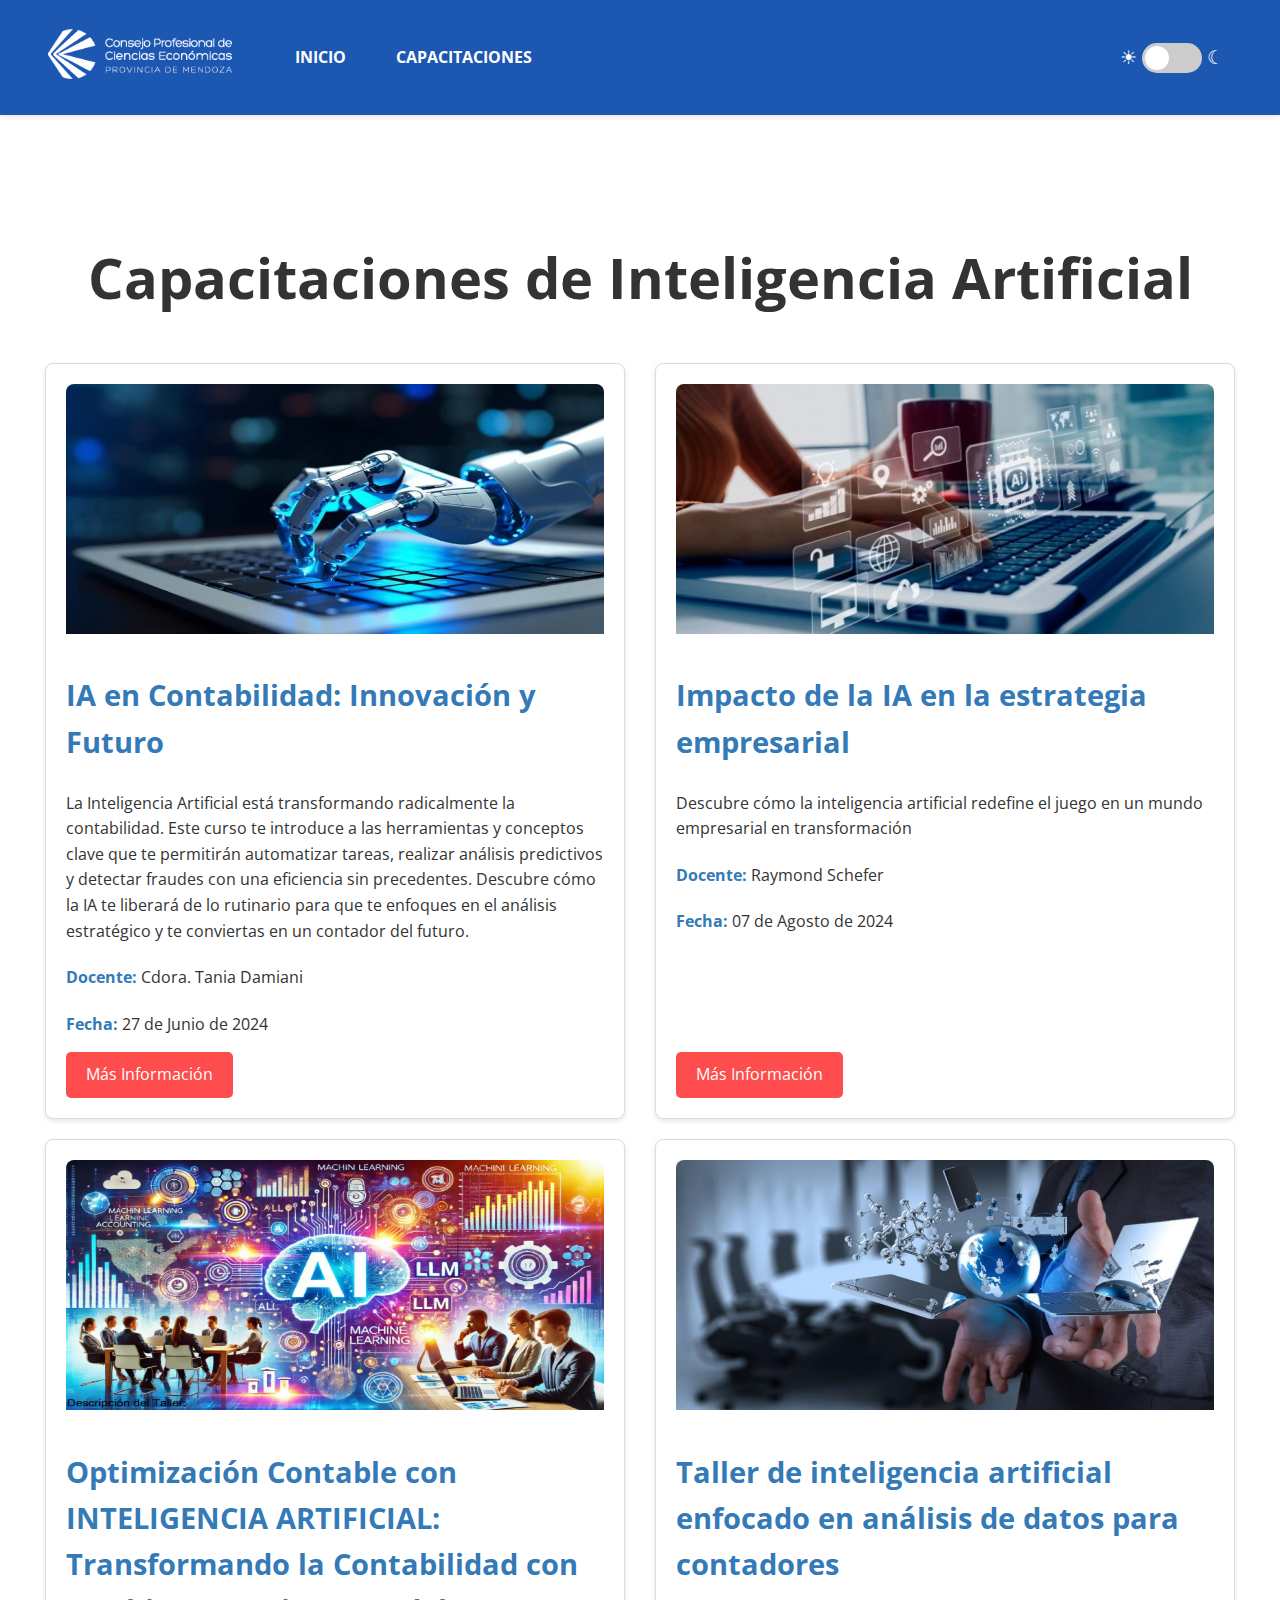
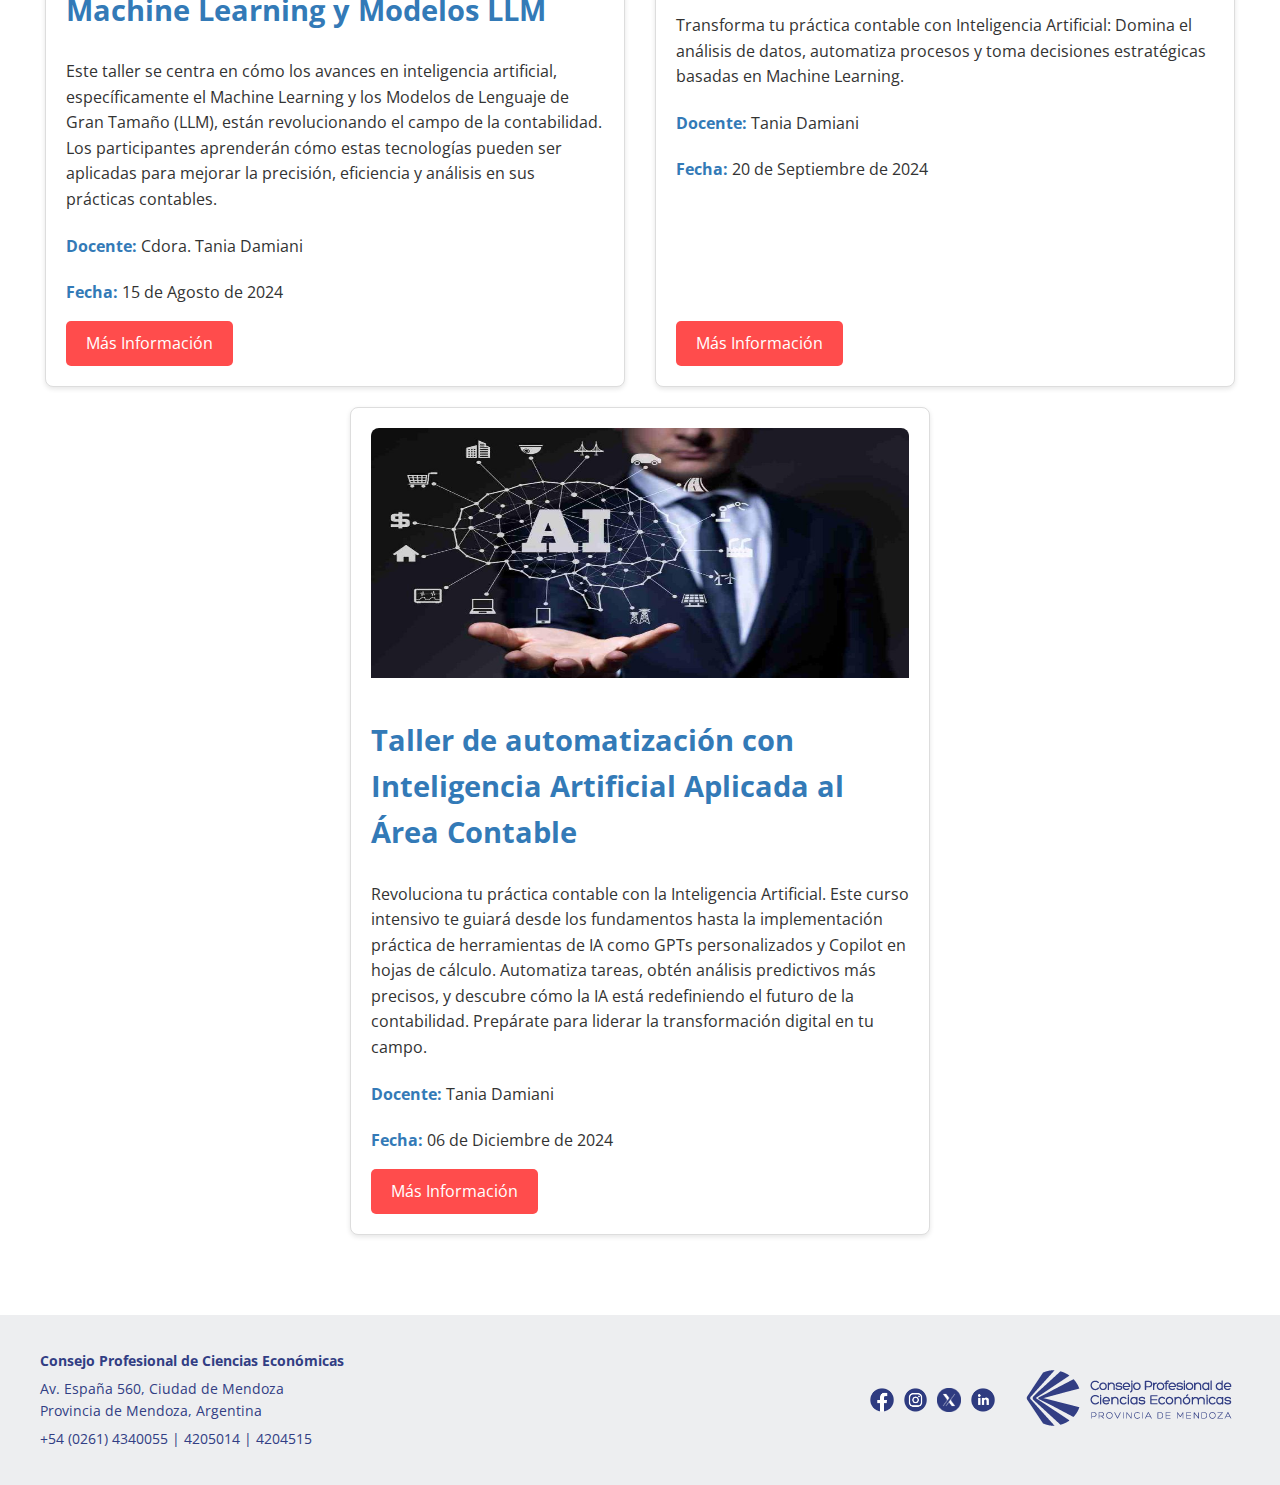
<file: capacitaciones.html>
<!DOCTYPE html>
<html lang="es">
<head>
    <meta charset="UTF-8">
    <meta name="description" content="Portal de capacitaciones del Consejo Profesional de Ciencias Económicas de Mendoza. Cursos de Inteligencia Artificial y más.">
    <meta name="viewport" content="width=device-width, initial-scale=1.0">
    <title>Compendio de Cursos de IA</title>
    <link rel="stylesheet" href="stylescap.css">
    <link rel="icon" href="favicon_io/favicon-16x16.png" type="image/x-icon">
    <link href="https://fonts.googleapis.com/css2?family=Open+Sans:wght@400;600;700&display=swap" rel="stylesheet">
</head>
<body>
    <header>
        <div class="container">
            <div class="logo">
                <a href="https://cpcemza.org.ar/" target="_blank" rel="noopener noreferrer">
                    <img src="favicon_io/logotransp.png" alt="CPCE Logo" class="header-logo">
                </a>
            </div>
            <nav>
                <ul>
                    <li><a href="index.html">Inicio</a></li>
                    <li><a href="capacitaciones.html">Capacitaciones</a></li>
                </ul>
            </nav>
            <div class="dark-mode-toggle" id="darkModeToggle">
              
              <span class="toggle-icon toggle-icon-moon">☀︎</span>
                <input type="checkbox" class="checkbox" id="toggleCheckbox" />
                <label for="toggleCheckbox" class="slider"></label>
                <span class="toggle-icon toggle-icon-sun">☾</span>
              
            </div>
        </div>
    </header>

    <main class="container">
      <section>
        <h1>Capacitaciones de Inteligencia Artificial</h1>

        <div class="curso-container">
          <div class="curso">
            <img
              src="img/IAenContabilidad-Innovación y Futuro.jpg"
              alt="Imagen Curso Introducción a la IA"
              class=" curso-imagen-container"
            />
            <h2>IA en Contabilidad: Innovación y Futuro</h2>
            <p>
              La Inteligencia Artificial está transformando radicalmente la contabilidad. Este curso te introduce a las herramientas y conceptos clave que te permitirán automatizar tareas, realizar análisis predictivos y detectar fraudes con una eficiencia sin precedentes. Descubre cómo la IA te liberará de lo rutinario para que te enfoques en el análisis estratégico y te conviertas en un contador del futuro.
            </p>
            <p><strong>Docente:</strong> Cdora. Tania Damiani</p>
            <p><strong>Fecha:</strong> 27 de Junio de 2024</p>
            <a
              href="https://micuenta.cpcemza.org.ar/capacitacion_.php?ID=465"
              class="btn"
              >Más Información</a
            >
          </div>

          <div class="curso">
            <img
              src="img/Impacto de la IA en la estrategia empresarial.jpg"
              alt="Imagen Impacto de la IA"
              class=" curso-imagen-container"
            />
            <h2>Impacto de la IA en la estrategia empresarial</h2>
            <p>
              Descubre cómo la inteligencia artificial redefine el juego en un
              mundo empresarial en transformación
            </p>
            <p><strong>Docente:</strong> Raymond Schefer</p>
            <p><strong>Fecha:</strong> 07 de Agosto de 2024</p>
            <a
              href="https://micuenta.cpcemza.org.ar/capacitacion_.php?ID=479"
              class="btn"
              >Más Información</a
            >
          </div>

          <div class="curso">
            <img
              src="img/Optimización Contable con INTELIGENCIA.png"
              alt="Imagen Optimización Contable con INTELIGENCIA"
              class=" curso-imagen-container"
            />
            <h2>
              Optimización Contable con INTELIGENCIA ARTIFICIAL: Transformando
              la Contabilidad con Machine Learning y Modelos LLM
            </h2>
            <p>
              Este taller se centra en cómo los avances en inteligencia
              artificial, específicamente el Machine Learning y los Modelos de
              Lenguaje de Gran Tamaño (LLM), están revolucionando el campo de la
              contabilidad. Los participantes aprenderán cómo estas tecnologías
              pueden ser aplicadas para mejorar la precisión, eficiencia y
              análisis en sus prácticas contables.
            </p>
            <p><strong>Docente:</strong> Cdora. Tania Damiani</p>
            <p><strong>Fecha:</strong> 15 de Agosto de 2024</p>
            <a
              href="https://micuenta.cpcemza.org.ar/capacitacion_.php?ID=482"
              class="btn"
              >Más Información</a
            >
          </div>

          <div class="curso">
            <img
              src="img/Taller de inteligencia artificial enfocado en análisis de datos para contadores.jpg"
              alt="Imagen inteligencia artificial enfocado en análisis de datos"
              class=" curso-imagen-container"
            />
            <h2>Taller de inteligencia artificial enfocado en análisis de datos para contadores</h2>
            <p>
              Transforma tu práctica contable con Inteligencia Artificial: Domina el análisis de datos, automatiza procesos y toma decisiones estratégicas basadas en Machine Learning.
            </p>
            <p><strong>Docente:</strong> Tania Damiani</p>
            <p><strong>Fecha:</strong> 20 de Septiembre de 2024</p>
            <a
              href="https://micuenta.cpcemza.org.ar/capacitacion_.php?ID=494"
              class="btn"
              >Más Información</a
            >
          </div>

          <div class="curso">
            <img
              src="img/Taller de automatización con Inteligencia Artificial Aplicada al Área Contable.jpg"
              alt="Imagen automatización con Inteligencia Artificial"
              class=" curso-imagen-container"
            />
            <h2>Taller de automatización con Inteligencia Artificial Aplicada al Área Contable</h2>
            <p>
              Revoluciona tu práctica contable con la Inteligencia Artificial. Este curso intensivo te guiará desde los fundamentos hasta la implementación práctica de herramientas de IA como GPTs personalizados y Copilot en hojas de cálculo. Automatiza tareas, obtén análisis predictivos más precisos, y descubre cómo la IA está redefiniendo el futuro de la contabilidad. Prepárate para liderar la transformación digital en tu campo.
            </p>
            <p><strong>Docente:</strong> Tania Damiani</p>
            <p><strong>Fecha:</strong> 06 de Diciembre de 2024</p>
            <a
              href="https://micuenta.cpcemza.org.ar/capacitacion_.php?ID=479"
              class="btn"
              >Más Información</a
            >
          </div>
        </div>
      </section>
    </main>
  </body>
  
  <footer>
    <div class="container">
        <div class="footer-content">
            <div class="footer-info">
                <p><b>Consejo Profesional de Ciencias Económicas</b></p>
                <p>Av. España 560, Ciudad de Mendoza<br>Provincia de Mendoza, Argentina</p>
                <p>+54 (0261) 4340055 | 4205014 | 4204515</p>
            </div>
            <div class="footer-social">
                <a href="https://www.facebook.com/CPCEMZA" target="_blank" rel="noopener noreferrer">
                    <img src="img/icon_fb.png" alt="Facebook" class="footer-icon">
                </a>
                <a href="https://www.instagram.com/cpcemendoza" target="_blank" rel="noopener noreferrer">
                    <img src="img/icon_in.png" alt="Instagram" class="footer-icon">
                </a>
                <a href="https://twitter.com/cpcemza" target="_blank" rel="noopener noreferrer">
                    <img src="img/icon_tw.png" alt="Twitter" class="footer-icon">
                </a>
                <a href="https://www.linkedin.com/in/consejo-profesional-de-ciencias-econ%C3%B3micas-mendoza-b15020175" target="_blank" rel="noopener noreferrer">
                    <img src="img/icon_li.png" alt="Linkedin" class="footer-icon">
                </a>
            </div>

            <div class="footer-logo">
              <picture>
                  <img src="img/logofooter.png" data-light="img/logofooter.png" data-dark="img/logofooterblanco.png" alt="Logo consejo" class="footerlogo">
              </picture>
          </div>
        </div>
    </div>
</footer>
<script src="script.js"></script>
</html>
</file>
<file: stylescap.css>
/* styles.css */

/* --- Reset y Estilos Generales --- */

body {
    font-family: 'Open Sans', sans-serif;
    margin: 0;
    padding: 0;
    line-height: 1.6;
    color: #333;  /* Color de texto principal (modo claro) */
    background-color: #fff; /* Fondo blanco (modo claro) */
    transition: background-color 0.3s ease, color 0.3s ease; /* Transición suave */
}

/* --- Contenedor Principal --- */

.container {
    max-width: 1200px;
    margin: 0 auto;
    padding: 0 20px;
}

/* --- Encabezado (Header) --- */

header {
    background-color: #1c57b1; /* Azul del CPCE */
    color: #fff;
    padding: 20px 0;
    box-shadow: 0 2px 5px rgba(0, 0, 0, 0.1);
    position: relative;  /* Para el botón de modo oscuro */
    z-index: 100;      /* Para que esté por encima de todo */
    transition: background-color 0.3s ease; /* Transición para modo oscuro */
}

header .container {
    display: flex;
    justify-content: space-between;
    align-items: center;
}

.logo {
    flex: 0 0 auto;  /* No crece ni se encoge, tamaño fijo */
    margin-right: 20px; /* Espacio a la derecha del logo */
}

.header-logo {
    max-width: 200px; /* Tamaño máximo del logo */
    height: auto;     /* Mantiene la proporción */
}

nav ul {
    list-style: none;
    padding: 0;
    margin: 0;
    display: flex;
    flex-wrap: wrap; /* Permite que los elementos del menú se ajusten */
}

nav ul li {
    margin-left: 20px;
}

nav a {
    color: #fff;
    text-decoration: none;
    font-weight: bold;
    text-transform: uppercase;
    transition: color 0.3s ease, border-bottom 0.3s ease; /* Transiciones */
    padding: 10px 15px;
    display: inline-block;
}

nav a:hover {
    color: #48b8d0; 

}

/* --- Botón de Modo Oscuro --- */

.dark-mode-toggle {
    margin-left: auto;   /* Empuja el botón a la derecha */
    margin-right: 1rem; /*Un poco de margen*/
    display: inline-flex; /* Usamos flexbox para alinear los elementos */
    align-items: center;
    gap: 5px;           /* Espacio entre los iconos y el slider */
}

.checkbox {
    display: none; /* Oculta el checkbox real */
}

.slider {
    position: relative;
    cursor: pointer;
    width: 60px;
    height: 30px;
    background-color: #ccc;  /* Gris claro (apagado) */
    transition: background-color 0.4s ease;
    border-radius: 30px;     /* Bordes redondeados */
    display: inline-block; /*Para que ocupe solo el espacio necesario*/
}

.slider::before {
    content: "";
    position: absolute;
    height: 24px;
    width: 24px;
    left: 3px;
    bottom: 3px;
    background-color: white; /* Círculo blanco (modo claro) */
    transition: transform 0.4s ease, background-color 0.4s ease;
    border-radius: 50%;
}

/* Estilos cuando el checkbox está "checked" (modo oscuro activado) */
.checkbox:checked + .slider {
    background-color: #444; /* Gris oscuro (encendido) */
}

.checkbox:checked + .slider::before {
    transform: translateX(30px); /* Mueve el círculo */
    background-color: #000;    /* Círculo negro */
}

/* Iconos (sol y luna) */
.toggle-icon {
    color: #ffffff; /* Color de los iconos */
    font-size: 1.2rem;
    user-select: none; /* Evita que se seleccionen los iconos */
    transition: color 0.3s ease; /* Transición suave */
}
/* --- Secciones --- */

section {
    padding: 80px 0;
}

/* --- Títulos --- */
h1 {
    font-size: 3.5em;
    margin-bottom: 40px;
    text-align: center;
    color: #333;
    font-weight: 700;
    transition: color 0.3s ease;
}

h2 {
    font-size: 2.5em;
    margin-bottom: 20px;
    color: #333;
    font-weight: 700;
    transition: color 0.3s ease;
}

h3 {
    font-size: 1.8em;
    margin-bottom: 10px;
    color: #333;
    font-weight: 600;
    transition: color 0.3s ease;
}
/* --- Tarjetas de Curso --- */

.curso-container {
    display: flex;
    flex-wrap: wrap;
    justify-content: space-around;
    gap: 20px;
}

.curso {
    width: calc(50% - 20px);
    box-sizing: border-box;
    border: 1px solid #ddd;
    padding: 20px;
    border-radius: 8px;
    box-shadow: 0 2px 5px rgba(0, 0, 0, 0.1);
    background-color: #fff;
    transition: transform 0.3s ease, box-shadow 0.3s ease;
    display: flex;          /* Añadido: Hacemos .curso un contenedor flex */
    flex-direction: column; /* Añadido: Apilamos los elementos verticalmente */
}

.curso:hover {
    transform: translateY(-5px);
    box-shadow: 0 4px 10px rgba(0, 0, 0, 0.2);
}

/*  USANDO UN CONTENEDOR INTERMEDIO (Recomendado) */
.curso-imagen-container { /* Nuevo contenedor */
    width: 100%;
    height: 250px; /* O la altura que desees, consistente */
    overflow: hidden; /* ¡Importante! Recorta lo que sobresalga */
    border-radius: 8px 8px 0 0; /* Bordes redondeados */
    margin-bottom: 15px; /* Espacio entre la imagen y el título */
}

.curso-imagen {
    width: 100%;
    height: 100%;   /* La imagen ocupa todo el contenedor */
    object-fit: cover; /* Cubre todo el contenedor, manteniendo proporción */
    object-position: center; /* Centra la imagen */
    max-width: 100%;  /* Buena práctica */
    display: block;     /* Elimina espacio debajo de la imagen */
}

.curso h2 {
    font-size: 1.8em;
    margin-bottom: 10px;
    color: #337ab7;
    text-align: left;
}

.curso p {
    margin-bottom: 5px;
    text-align: left;
}

.curso p:last-of-type {
    margin-bottom: 15px;
}

.curso p strong {
    color: #337ab7;
}

.curso .btn {
    margin-top: auto;  /*  Empuja el botón hacia abajo */
    align-self: flex-start; /* Alinea el botón a la izquierda */
}
.curso .video-container{
    margin-top: auto;
}

/* --- Estilos de los videos --- */
.video-container {
    position: relative;
    padding-bottom: 56.25%; /* Proporción 16:9 para el video */
    height: 0;
    overflow: hidden;
    margin-bottom: 20px;
}

.video-container iframe {
    position: absolute;
    top: 0;
    left: 0;
    width: 100%;
    height: 100%;
}

/* --- Estilos de los botones --- */
/* Usamos variables CSS para los colores del botón */
:root {
  --boton-color: #ff4c4c;
  --boton-hover-color: #ff0707; /* Color más oscuro para el hover */
--boton-secundario-color: transparent;
--boton-secundario-hover-color: #f0f0f0;
}


.btn {
    background-color: var(--boton-color);
    color: #ffffff;
    padding: 10px 20px;
    border: none;
    border-radius: 5px;
    cursor: pointer;
    text-decoration: none; /* Quita el subrayado si es un enlace */
    display: inline-block; /* Permite ajustar el padding */
    transition: background-color 0.3s ease;
}

.btn:hover {
    background-color: var(--boton-hover-color);
}
.btn-secundario {
    background-color: var(--boton-secundario-color);
    color: #fff;
    border: 2px solid #fff;
    padding: 10px 23px;
}
   .btn-secundario:hover {
        background-color: var(--boton-secundario-hover-color);
        color: #000; /* Texto negro al hacer hover */
        border-color: var(--boton-secundario-hover-color); /*Mantenemos el borde*/
}

/* --- Estilos del pie de página --- */
footer {
    background-color: #edeef0;
    padding: 30px 0;
    color: #323e84;
    font-size: 14px;
}

.footer-content {
    display: flex;
    justify-content: space-between;
    align-items: center;
    flex-wrap: wrap;
}

.footer-info {
    flex: 1 1 300px;
    margin-right: 20px;
     text-align: left;
}

.footer-info p {
    margin: 5px 0;
}

.footer-social {
    flex: 0 0 auto;
    margin-right: 20px;
    display: flex;
    align-items: center;
}

.footer-icon {
    height: 24px;
    margin: 0 5px;
    vertical-align: middle;
}
.footer-logo{
    display: flex;
    justify-content: end;
}

.logofooter {
    max-width: 220px;
}
/* --- Hero Section (index.html) --- */

.hero {
    background-image: url('img/IA_bienvenida.png');  /* Imagen de fondo */
    background-size: cover;
    background-position: center;
    background-repeat: no-repeat;
    position: relative; /* Necesario para el pseudo-elemento */
    width: 100%;      /* Ocupa todo el ancho */
    /*  Opcional: Si quieres una altura mínima: */
     min-height: 500px; /* O la altura que necesites */
    transition: background-color 0.3s ease;
}

/*  Pseudo-elemento para la sombra y el degradado  */
.hero::before {
    content: '';
    position: absolute;
    top: 0;
    left: 0;
    width: 100%;
    height: 100%;
   background: linear-gradient(to bottom, rgba(0, 78, 161, 0.8) 0%, rgba(0, 78, 161, 0) 40%, rgba(0, 78, 161, 0.8) 100%); /* Degradado de azul transparente a transparente */
    box-shadow: inset 0px 0px 80px rgba(0, 0, 0, 0.5);  /*Sombra*/
    z-index: 1;
    border-radius: inherit;
}
.hero-content {
    position: relative;
    z-index: 2;
    padding: 100px 20px;
    text-align: center;
	  color: white; /* Color del texto */
}

.hero h1 {
  font-size: 4em;
  margin-bottom: 30px;
	color: #fff; /* Color del texto */
}

.hero p {
  font-size: 1.5em;
  margin-bottom: 50px;
	color: #fff; /* Color del texto */
}
/* Estilos del distintivo */
.hero .certificacion {
    background-color: #bb86fc; /* Color morado */
    color: white;
    padding: 5px 10px;
    border-radius: 5px;
    display: inline-block;
    margin-bottom: 1rem;
    font-size: 0.9em;
    font-weight: 600;
}

/* Estilos de las etiquetas */
.hero .etiquetas {
    margin-bottom: 1.5rem;
}

.hero .etiqueta {
    background-color: rgba(255, 255, 255, 0.2); /* Fondo semitransparente */
    color: white;
    padding: 5px 10px;
    border-radius: 3px;
    display: inline-block;
    margin-right: 10px;
    font-size: 0.8em;
}

.hero .btn {
  margin-bottom: 25px;
}
/* --- Info Section (index.html) --- */

.info {
 padding: 80px 0;
 text-align: center;
 position: relative;
 z-index: 1;
}

.info h2 {
 font-size: 2.5em;
 margin-bottom: 50px;
 color: #333;
}

.info-grid {
 display: grid;
 grid-template-columns: repeat(auto-fit, minmax(280px, 1fr));
 gap: 40px;
}

.info-item {
 padding: 30px;
 border: 1px solid #eee;
border-radius: 12px;
 box-shadow: 0 2px 5px rgba(0, 0, 0, 0.05);
transition: transform 0.3s ease, box-shadow 0.3s ease, background-color 0.3s ease, border-color 0.3s ease;
}

.info-item:hover {
transform: translateY(-5px);
box-shadow: 0 6px 15px rgba(0, 0, 0, 0.15);
}

.info-icon {
    width: 60px;  /* O el tamaño que prefieras */
    height: auto;
    margin-bottom: 20px;
}

/* --- Contacto Rápido (index.html) --- */

.contacto-rapido {
padding: 50px 0;
text-align: center;
background-color: #f5f5f5;
border-top: 1px solid #eee;
position: relative;
z-index: 50;
transition: background-color 0.3s ease, border-top-color 0.3s ease;
}

.contacto-rapido h2 {
font-size: 2em;
margin-bottom: 20px;
color: #333;
}

.contacto-rapido p {
margin-bottom: 10px;
}

/* --- Modo Oscuro --- */

/* --- Modo Oscuro --- */

/* Estilos generales para modo oscuro (preferencia del sistema) */
@media (prefers-color-scheme: dark) {
    body {
        background-color: #121212;
        color: #eee;
    }

    header {
        background-color: #1c57b1;
    }

    h1, h2, .curso h2, h3, strong {
        color: #fff;
    }

    .curso p strong {
        color: #fff;
    }

    a {
        color: #80c4de;
    }

    nav a {
        color: #fff; /* Color del texto en el modo oscuro */
    }

    nav a:hover {
        color: #48b8d0;
        border-bottom-color: #48b8d0;
    }

    .curso, .info-item {
        background-color: #1f1f1f;
        border-color: #444;
        box-shadow: 0 2px 5px rgba(255, 255, 255, 0.1);
    }
    .curso:hover,
    .info-item:hover {
       box-shadow: 0 6px 15px rgba(255, 255, 255, 0.15);
    }

    .contacto-rapido {
        background-color: #1A1A1A;
        border-top-color: #444;
    }

     footer{
        background-color: #1A1A1A;
         color: #fff;
    }
    /*Modo oscuro: Hero Section*/
    .hero::before{
      background: linear-gradient(to bottom, rgba(0, 0, 0, 0.8) 0%, rgba(0, 0, 0, 0) 40%, rgba(0, 0, 0, 0.8) 100%);
      box-shadow: inset 0px 0px 80px rgba(0, 0, 0, 0.7); /* Sombra más intensa en modo oscuro */
    }
    .hero .etiqueta{
      background-color: rgba(0, 0, 0, 0.2);
    }

    /* Estilos del slider para modo oscuro (preferencia del sistema) */
    .slider {
        background-color: #666;  /* Gris medio (apagado) */
    }
    .slider::before {
        background-color: #fff; /* Círculo blanco (modo claro) */
    }
      .checkbox:checked + .slider {
        background-color: #444;
    }

    .checkbox:checked + .slider::before {
        background-color: #000;   /* Círculo negro (modo oscuro activo) */
    }
      .toggle-icon-moon {
     color: #ffffff;
    }
     .toggle-icon-sun{
      color:#ffffff;
    }
}

/* --- Modo Oscuro (Anulación Manual - botón) --- */
/* Estilos generales para modo oscuro (preferencia del sistema y manual) */
body.dark-mode {
    background-color: #121212;
    color: #eee;
}

body.dark-mode header{
  background-color: #1c57b1;
}
body.dark-mode h1,
body.dark-mode h2,
body.dark-mode .curso h2,
body.dark-mode h3,
body.dark-mode strong {
    color: #fff;
}

body.dark-mode .curso p strong{
   color: #fff;
}

body.dark-mode a {
    color: #ffffff;
}

body.dark-mode nav a {
     color: #fff; /* Color del texto en el modo oscuro */
}

body.dark-mode nav a:hover
{
    color: #48b8d0;

}

body.dark-mode .curso,
body.dark-mode .info-item {
    background-color: #1f1f1f;
    border-color: #444;
    box-shadow: 0 2px 5px rgba(255, 255, 255, 0.1);
}

body.dark-mode .curso:hover,
body.dark-mode .info-item:hover {
    box-shadow: 0 6px 15px rgba(255, 255, 255, 0.15);
}

body.dark-mode .contacto-rapido {
    background-color: #1A1A1A;
    border-top-color: #444;
}

body.dark-mode footer{
   background-color: #1A1A1A;
    color: #fff;
}
body.dark-mode .hero::before{
   background: linear-gradient(to bottom, rgba(0, 0, 0, 0.8) 0%, rgba(0, 0, 0, 0) 40%, rgba(0, 0, 0, 0.8) 100%);
   box-shadow: inset 0px 0px 80px rgba(0, 0, 0, 0.7); /* Sombra más intensa en modo oscuro */
}
body.dark-mode .hero .etiqueta{
background-color: rgba(0, 0, 0, 0.2);
}
/* Estilos *específicos* para el slider en modo oscuro (anulación manual) */
body.dark-mode .slider {
  background-color: #666;
}

body.dark-mode .slider::before {
  background-color: #fff;
}
body.dark-mode .checkbox:checked + .slider {
    background-color: #444;
}

body.dark-mode .checkbox:checked + .slider::before {
    background-color: #000;
}
 body.dark-mode .toggle-icon-moon {
    color: #ffffff;
 }
 body.dark-mode .toggle-icon-sun {
    color:#fff;
 }

/* --- Media Queries (Responsive) --- */

/* 📌 Para tablets y pantallas medianas */
@media (max-width: 768px) {
    header .container {
        flex-direction: column;
        align-items: center;
    }

    .logo {
        margin-bottom: 10px;
    }

    nav ul {
        flex-direction: column;
        width: 100%;
        text-align: center;
    }

    nav ul li {
        margin: 5px 0;
    }

    .hero-content {
        text-align: center;
        padding: 50px 15px;
    }

    .hero h1 {
        font-size: 2.5em;
    }

    .hero p {
        font-size: 1.3em;
    }

    .info-grid {
        grid-template-columns: 1fr; /* Secciones en una sola columna */
    }

    /* 📌 Sección de cursos */
    .curso {
        width: 100%;
    }

    .curso-imagen-container { 
        width: 100%;
        height: 220px; /* Ajuste de altura */
        overflow: hidden;
        border-radius: 8px 8px 0 0;
        margin-bottom: 15px;
    }
    
    .curso-imagen {  
        width: 100%;
        height: 100%;
        object-fit: cover;
        object-position: center;
        max-width: 100%;
        display: block;
    }

    /* 📌 Footer responsivo */
    .footer-content {
        flex-direction: column;
        align-items: center;
        text-align: center;
    }

    .footer-info,
    .footer-social,
    .footer-logo {
        margin-bottom: 15px;
    }

    .footer-logo img {
        max-width: 150px; /* Ajuste del tamaño del logo */
    }
    
    .dark-mode-toggle {
        margin: 10px 0;
    }
}

/* 📌 Para móviles pequeños */
@media (max-width: 480px) {
    .hero h1 {
        font-size: 2.2em;
    }

    .hero p {
        font-size: 1.1em;
    }

    .hero-content {
        padding: 40px 10px;
    }

    h2 {
        font-size: 1.4em;
    }

    .info-grid {
        grid-template-columns: 1fr;
    }

    /* 📌 Sección de cursos en móviles */
    .curso-imagen-container {
        height: 180px; /* Más pequeño en móviles */
    }

    /* 📌 Footer en móviles */
    .footer-content {
        text-align: center;
    }

    .footer-logo img {
        max-width: 120px; /* Ajuste adicional para pantallas pequeñas */
    }
}
</file>
